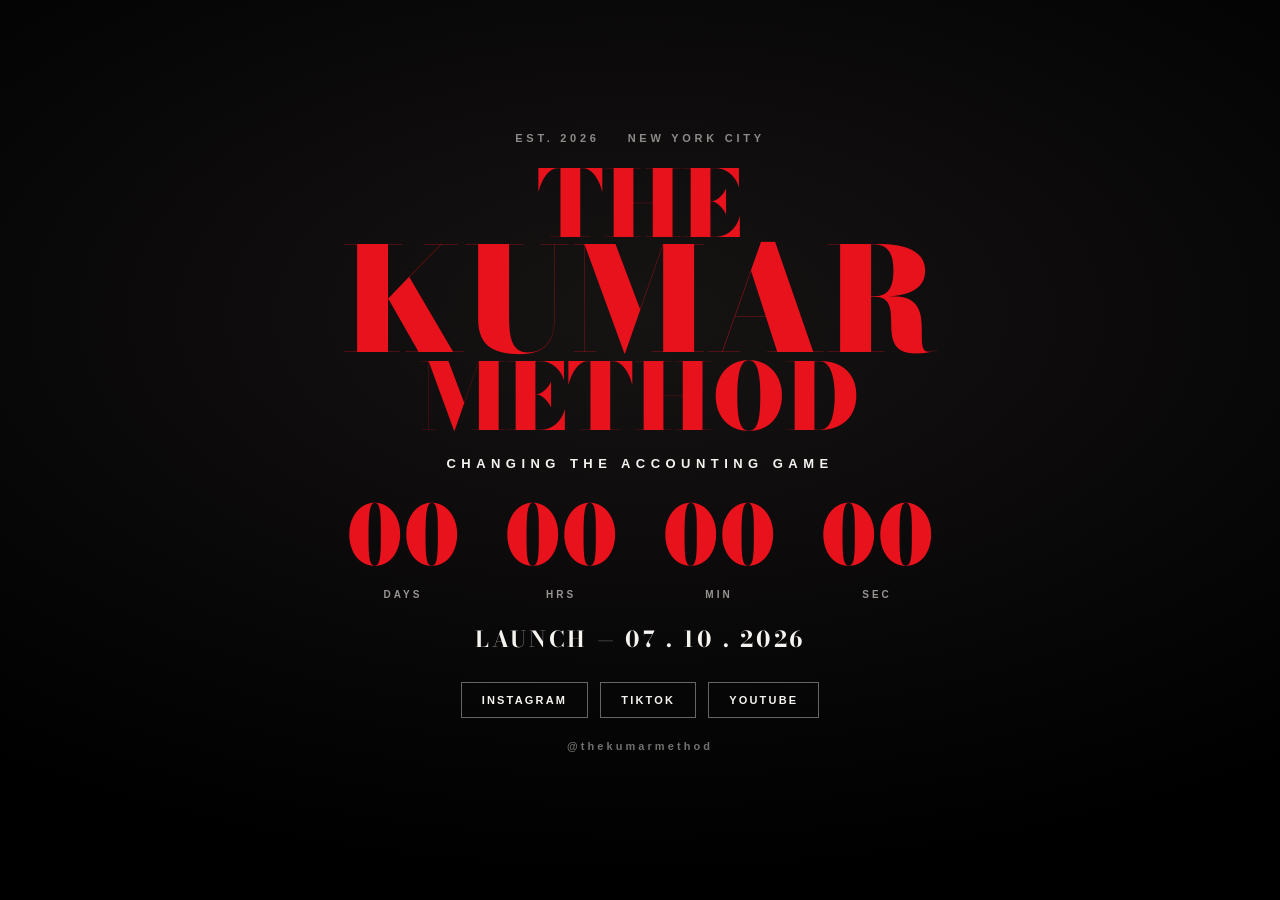
<file: index.html>
<!DOCTYPE html>
<html lang="en">
<head>
  <meta charset="UTF-8" />
  <meta name="viewport" content="width=device-width, initial-scale=1.0" />
  <title>THE KUMAR METHOD</title>
  <meta name="description" content="The Kumar Method. Changing the accounting game. Coming July 10, 2026." />
  <!-- Pre-reveal placeholder. Unbranded on purpose: no sponsor logo. -->
  <link rel="canonical" href="https://officialkumarmethod.com/" />

  <link rel="icon" href="assets/favicon.ico" sizes="any" />
  <link rel="icon" type="image/png" href="assets/icon-512.png" />
  <link rel="apple-touch-icon" href="assets/apple-touch-icon.png" />

  <meta property="og:type" content="website" />
  <meta property="og:url" content="https://officialkumarmethod.com/" />
  <meta property="og:title" content="THE KUMAR METHOD" />
  <meta property="og:description" content="Changing the accounting game. Coming July 10, 2026." />
  <meta property="og:image" content="https://kendallhtucker.github.io/kumar-method-placeholder/assets/og-image.png" />
  <meta property="og:image:width" content="1200" />
  <meta property="og:image:height" content="630" />
  <meta name="twitter:card" content="summary_large_image" />
  <meta name="twitter:title" content="THE KUMAR METHOD" />
  <meta name="twitter:description" content="Changing the accounting game. Coming July 10, 2026." />
  <meta name="twitter:image" content="https://kendallhtucker.github.io/kumar-method-placeholder/assets/og-image.png" />
  <meta name="theme-color" content="#000000" />
  <meta name="robots" content="index, follow" />
  <link rel="preconnect" href="https://fonts.googleapis.com" />
  <link rel="preconnect" href="https://fonts.gstatic.com" crossorigin />
  <link href="https://fonts.googleapis.com/css2?family=Bodoni+Moda:ital,opsz,wght@0,6..96,400;0,6..96,700;0,6..96,900;1,6..96,900&display=swap" rel="stylesheet" />
  <link rel="stylesheet" href="styles.css" />
</head>
<body>
  <main class="wrap">
    <div class="meta-top">
      <span>EST. 2026</span>
      <span>NEW YORK CITY</span>
    </div>

    <h1 class="logo">
      <span class="line">THE</span>
      <span class="line big">KUMAR</span>
      <span class="line">METHOD</span>
    </h1>

    <p class="tagline">CHANGING THE ACCOUNTING GAME</p>

    <section class="countdown" aria-label="Countdown to launch">
      <div class="unit"><span class="num" id="days">--</span><span class="lbl">DAYS</span></div>
      <div class="unit"><span class="num" id="hours">--</span><span class="lbl">HRS</span></div>
      <div class="unit"><span class="num" id="mins">--</span><span class="lbl">MIN</span></div>
      <div class="unit"><span class="num" id="secs">--</span><span class="lbl">SEC</span></div>
    </section>

    <p class="date">LAUNCH &mdash; 07 . 10 . 2026</p>

    <nav class="socials" aria-label="Social links">
      <a href="https://www.instagram.com/thekumarmethod/" target="_blank" rel="noopener">INSTAGRAM</a>
      <a href="https://www.tiktok.com/@thekumarmethod" target="_blank" rel="noopener">TIKTOK</a>
      <a href="https://www.youtube.com/@thekumarmethod" target="_blank" rel="noopener">YOUTUBE</a>
    </nav>

    <p class="handle">@thekumarmethod</p>
  </main>

  <script src="script.js"></script>
</body>
</html>
</file>
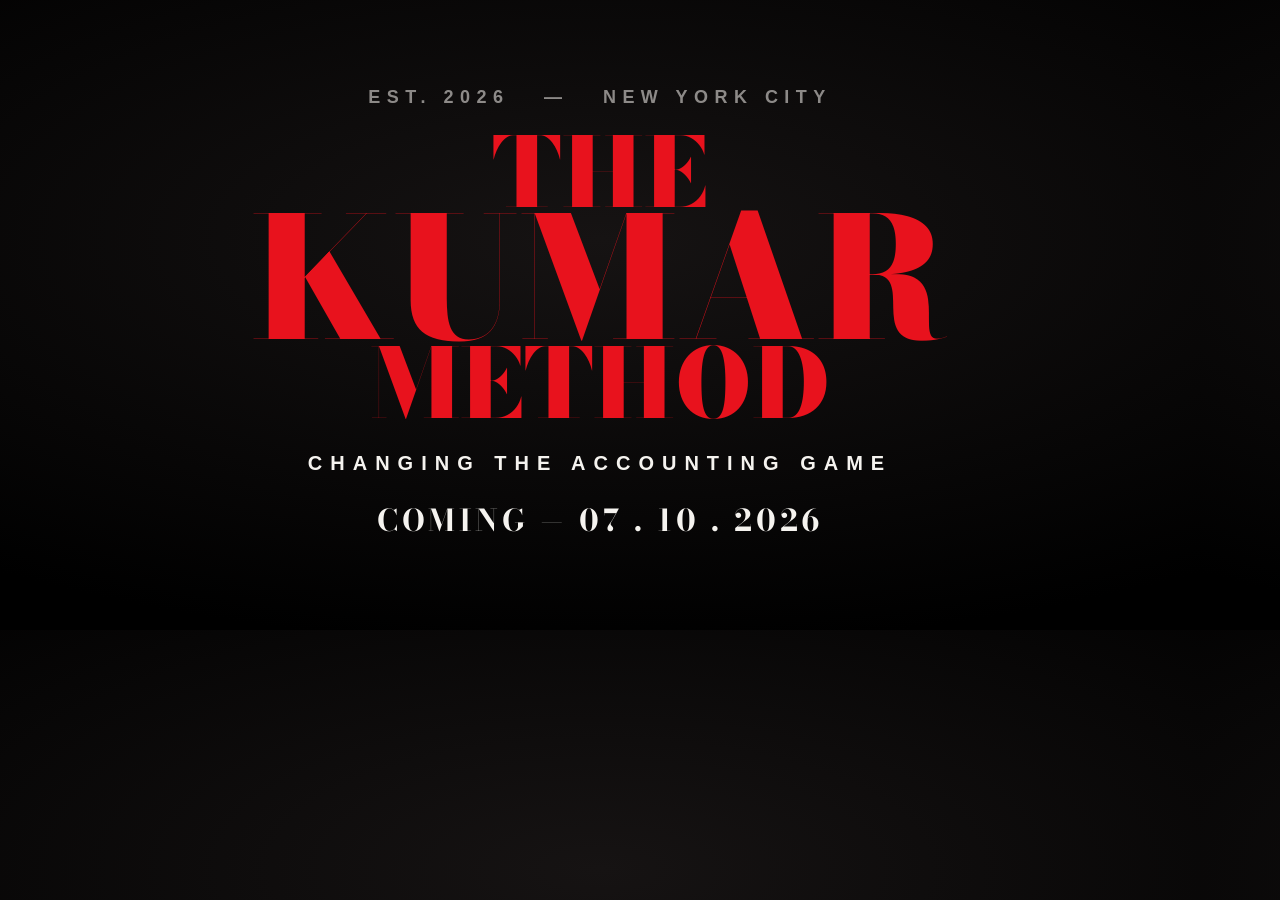
<file: share-card.html>
<!DOCTYPE html>
<html lang="en">
<head>
  <meta charset="UTF-8" />
  <!-- 1200x630 source for og-image.png. Screenshot this at 1200x630. -->
  <link href="https://fonts.googleapis.com/css2?family=Bodoni+Moda:ital,opsz,wght@0,6..96,700;0,6..96,900;1,6..96,900&display=swap" rel="stylesheet" />
  <style>
    * { margin: 0; padding: 0; box-sizing: border-box; }
    html, body { width: 1200px; height: 630px; overflow: hidden; }
    body {
      display: flex; flex-direction: column;
      align-items: center; justify-content: center;
      background: radial-gradient(120% 90% at 50% 38%, #161313 0%, #000 72%);
      color: #f5f3ef;
      font-family: "Helvetica Neue", Arial, sans-serif;
      text-align: center;
    }
    .top { font-size: 18px; font-weight: 700; letter-spacing: 0.36em; color: rgba(245,243,239,0.55); margin-bottom: 26px; }
    .logo { font-family: "Bodoni Moda", "Times New Roman", serif; font-weight: 900; color: #e8121d; line-height: 0.8; text-transform: uppercase; letter-spacing: -0.01em; }
    .logo .l1 { font-size: 96px; }
    .logo .l2 { font-size: 168px; }
    .logo .l3 { font-size: 96px; }
    .tag { margin-top: 30px; font-size: 20px; font-weight: 700; letter-spacing: 0.4em; text-transform: uppercase; }
    .date { margin-top: 22px; font-family: "Bodoni Moda", serif; font-weight: 700; font-size: 30px; letter-spacing: 0.12em; }
  </style>
</head>
<body>
  <div class="top">EST. 2026 &nbsp; &mdash; &nbsp; NEW YORK CITY</div>
  <div class="logo">
    <div class="l1">THE</div>
    <div class="l2">KUMAR</div>
    <div class="l3">METHOD</div>
  </div>
  <div class="tag">CHANGING THE ACCOUNTING GAME</div>
  <div class="date">COMING &mdash; 07 . 10 . 2026</div>
</body>
</html>
</file>
<file: styles.css>
/* The Kumar Method — placeholder. Matches @thekumarmethod: black + scarlet display serif, cinematic. */
:root {
  --black: #000000;
  --ink: #0a0a0a;
  --red: #e8121d;   /* scarlet display red, matched to the IG grid */
  --white: #f5f3ef;
  --serif: "Bodoni Moda", "Times New Roman", Times, serif;
  --sans: "Helvetica Neue", Helvetica, Arial, sans-serif;
}

* { box-sizing: border-box; margin: 0; padding: 0; }

html, body {
  min-height: 100%;
  background: var(--black);
  color: var(--white);
  font-family: var(--sans);
  -webkit-font-smoothing: antialiased;
}

body {
  position: relative;
  display: flex;
  align-items: center;
  justify-content: center;
  min-height: 100vh;
  padding: 40px 24px 56px;
  overflow-x: hidden;   /* clip the rotated watermark sideways, but never the content below */
  /* subtle cinematic vignette */
  background:
    radial-gradient(120% 90% at 50% 35%, #161313 0%, #000 70%) no-repeat;
}

.wrap {
  position: relative;
  z-index: 1;
  display: flex;
  flex-direction: column;
  align-items: center;
  text-align: center;
  gap: 22px;
  max-width: 920px;
}

.meta-top {
  display: flex;
  gap: 28px;
  font-size: 11px;
  font-weight: 700;
  letter-spacing: 0.34em;
  color: rgba(245, 243, 239, 0.55);
}

/* Wordmark — bold scarlet serif, cropped-large like the grid */
.logo {
  font-family: var(--serif);
  font-weight: 900;
  color: var(--red);
  line-height: 0.82;
  letter-spacing: -0.01em;
  text-transform: uppercase;
  display: flex;
  flex-direction: column;
}
.logo .line { font-size: clamp(40px, 10vw, 92px); }
.logo .big { font-size: clamp(56px, 15vw, 144px); }

.tagline {
  font-size: clamp(10px, 1.5vw, 13px);
  font-weight: 700;
  letter-spacing: 0.42em;
  color: var(--white);
  text-transform: uppercase;
}

/* Countdown — red serif numerals on black */
.countdown {
  display: flex;
  align-items: flex-start;
  gap: clamp(16px, 4vw, 44px);
  margin-top: 2px;
}
.unit { display: flex; flex-direction: column; align-items: center; }
.num {
  font-family: var(--serif);
  font-weight: 900;
  font-size: clamp(40px, 9vw, 82px);
  line-height: 1;
  color: var(--red);
  font-variant-numeric: tabular-nums;
}
.lbl {
  margin-top: 12px;
  font-size: 10px;
  font-weight: 700;
  letter-spacing: 0.3em;
  color: rgba(245, 243, 239, 0.6);
}

.date {
  font-family: var(--serif);
  font-size: clamp(15px, 2.4vw, 22px);
  font-weight: 700;
  letter-spacing: 0.12em;
  color: var(--white);
}

.socials {
  display: flex;
  flex-wrap: wrap;
  justify-content: center;
  gap: 12px;
  margin-top: 4px;
}
.socials a {
  color: var(--white);
  text-decoration: none;
  font-size: 11px;
  font-weight: 700;
  letter-spacing: 0.2em;
  border: 1px solid rgba(245, 243, 239, 0.4);
  padding: 11px 20px;
  transition: background 0.14s ease, color 0.14s ease, border-color 0.14s ease;
}
.socials a:hover {
  background: var(--red);
  border-color: var(--red);
  color: var(--white);
}

.handle {
  font-size: 11px;
  font-weight: 700;
  letter-spacing: 0.28em;
  color: rgba(245, 243, 239, 0.45);
}

@media (max-width: 520px) {
  .meta-top { gap: 16px; font-size: 10px; letter-spacing: 0.2em; }
  .countdown { gap: 14px; }
}
</file>
